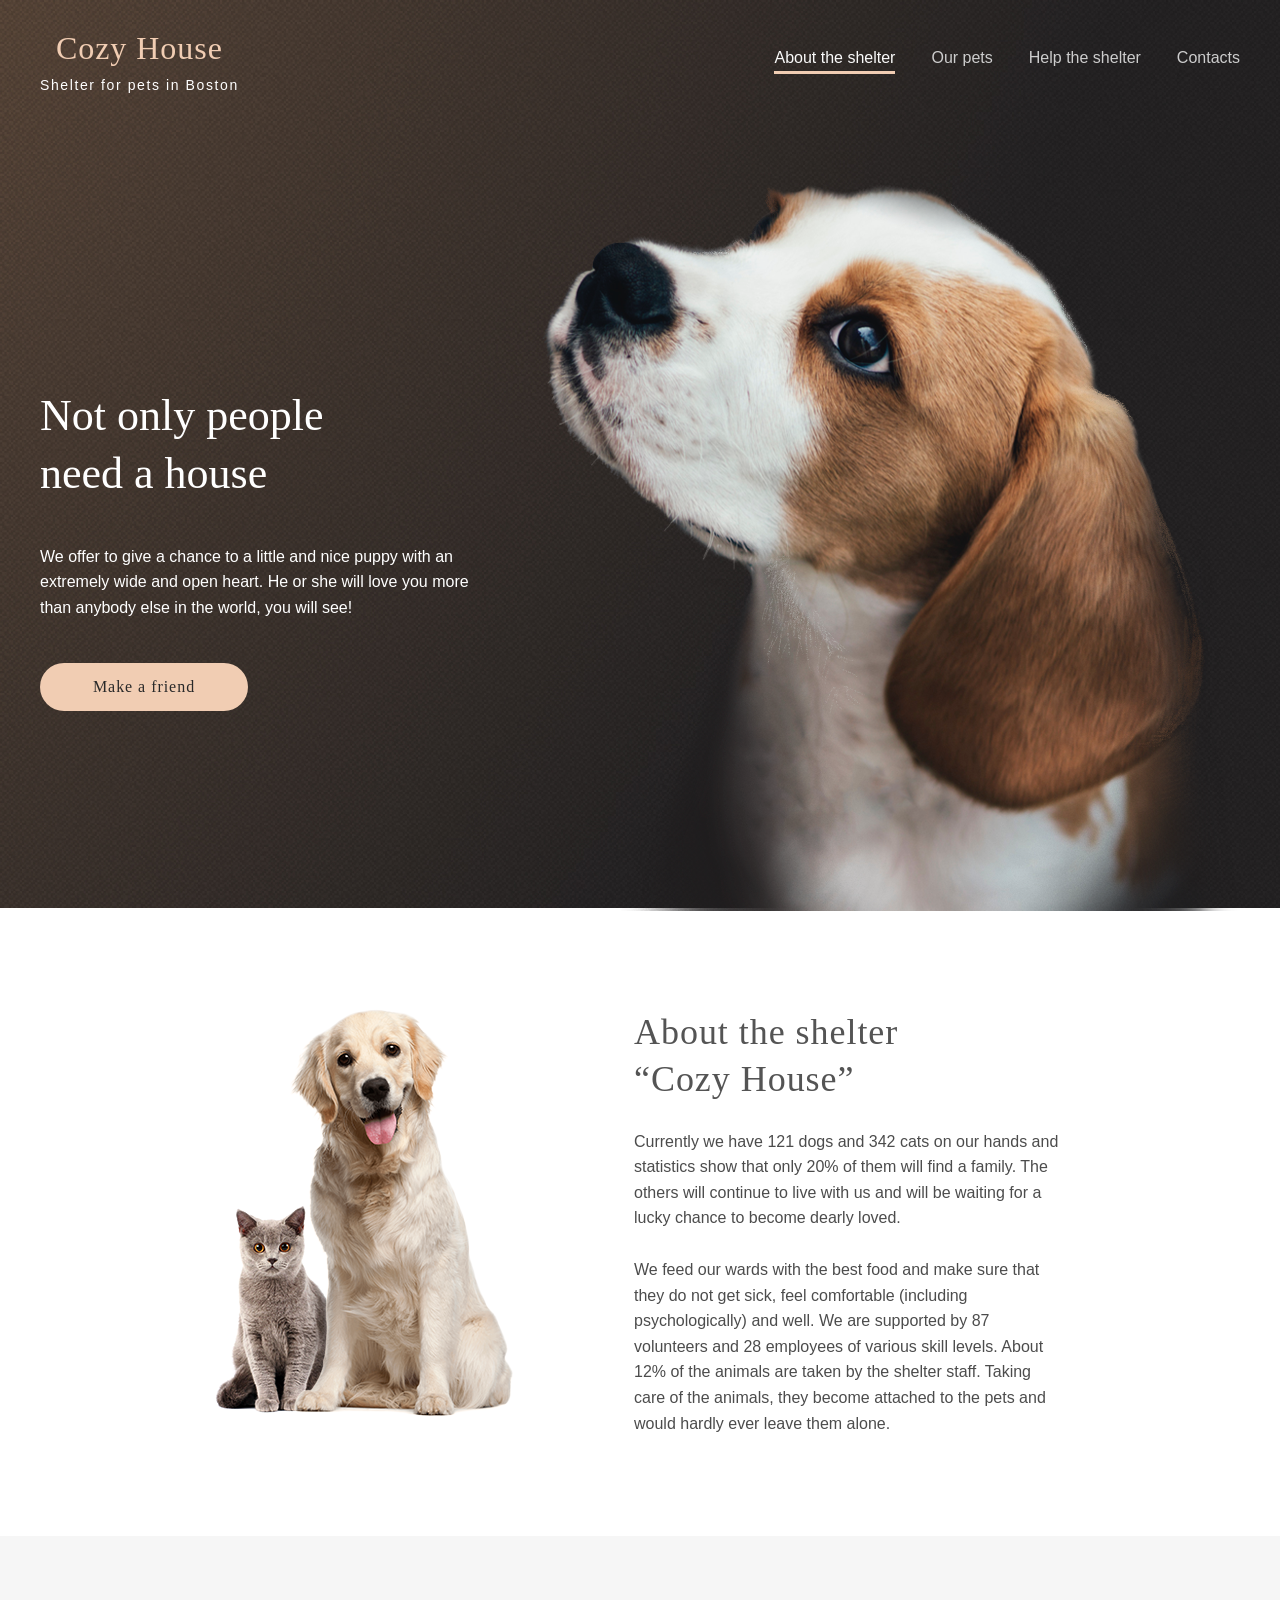
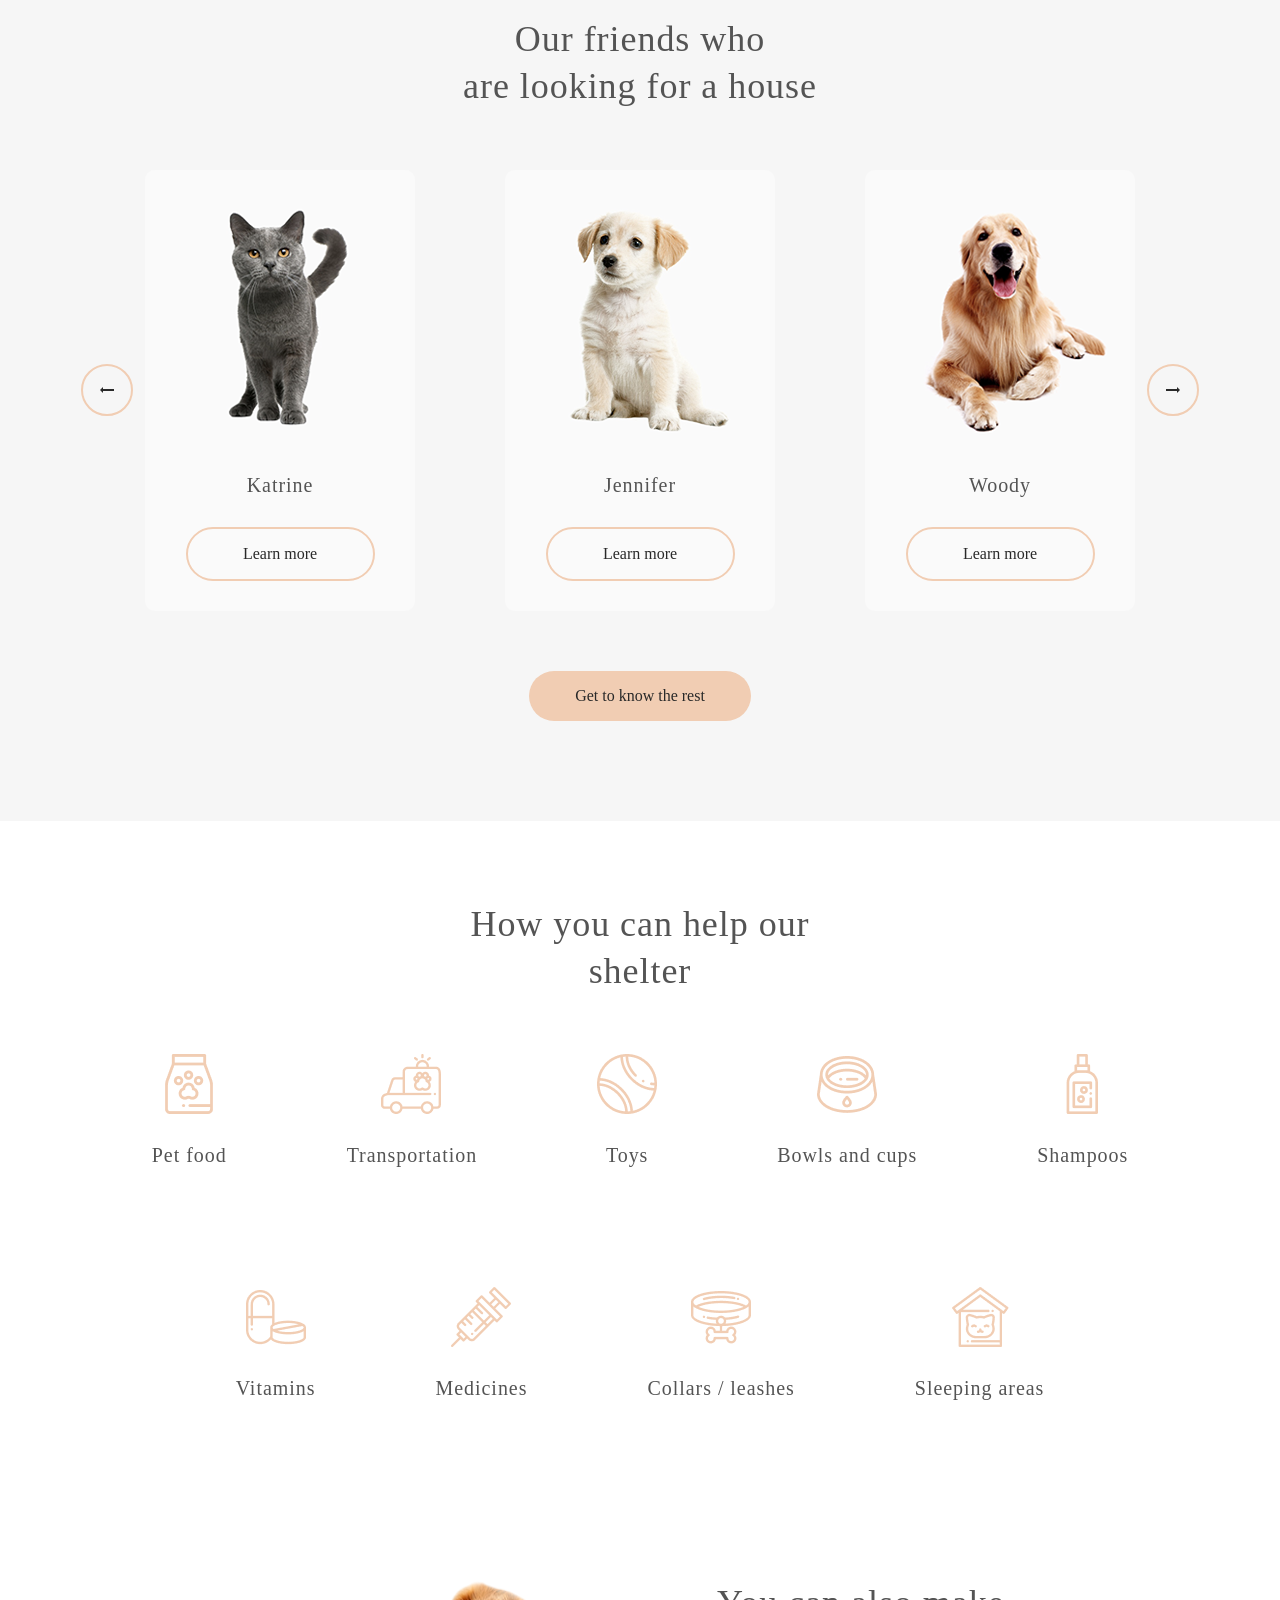
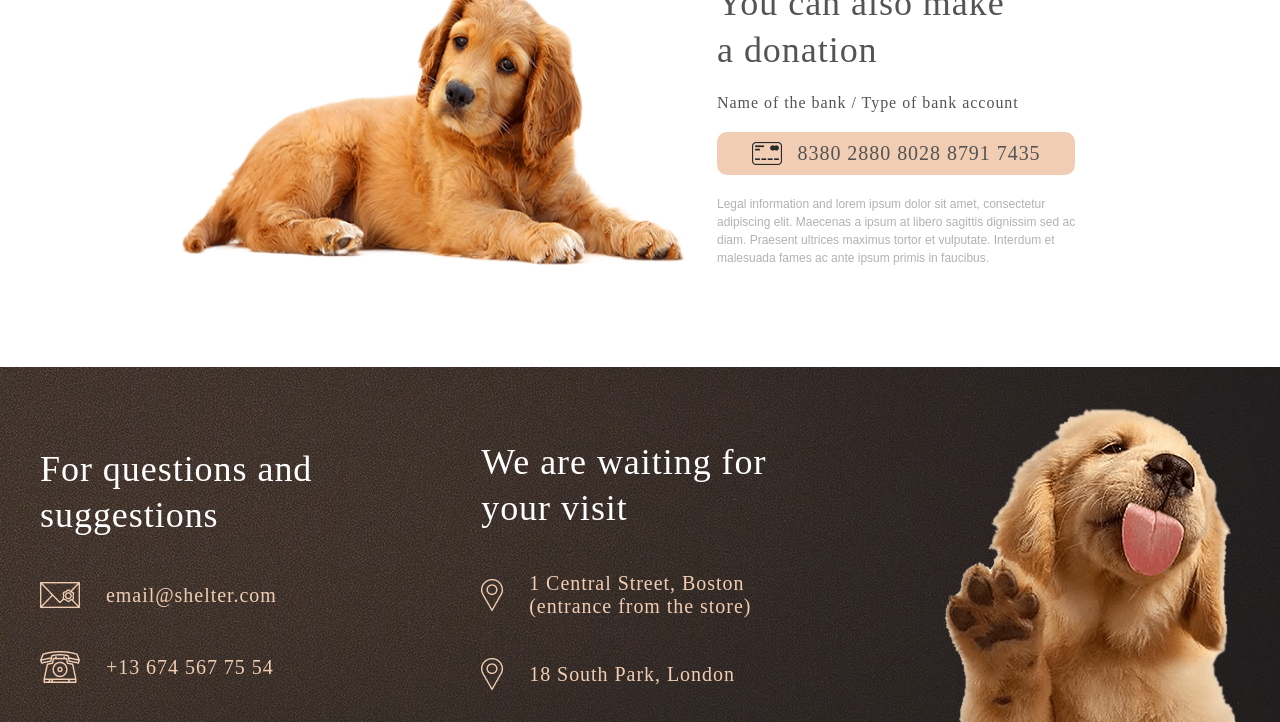
<file: shelter/index.html>
<!DOCTYPE html>
<html lang="en">
<head>
    <meta charset="UTF-8">
    <meta http-equiv="X-UA-Compatible" content="IE=edge">
    <meta name="viewport" content="width=device-width, initial-scale=1.0">
    <title>Shelter</title>
    <link rel="stylesheet" href="style.css">
    <link rel="shortcut icon" href="./images/icons/cozy-house-icon.png" type="image/x-icon">
</head>
<body>
    <div class="wrapper">
        <main class="main">
            <div class="header-not-only-section__background">
                <header class="header">
                    <div class="main-heading-wrapper">
                        <h1 class="main-heading">Cozy House</h1>
                        <p class="slogan">Shelter for pets in Boston</p>
                    </div>
                    <nav class="navbar">
                        <ul class="navbar__menu">
                            <li class="navbar__menu__item"><a href="#" class="navbar__menu__item__link">About the shelter</a></li>
                            <li class="navbar__menu__item"><a href="./pets.html" class="navbar__menu__item__link">Our pets</a></li>
                            <li class="navbar__menu__item"><a href="#help" class="navbar__menu__item__link">Help the shelter</a></li>
                            <li class="navbar__menu__item"><a href="#footer" class="navbar__menu__item__link">Contacts</a></li>
                        </ul>
                    </nav>
                </header>
                <section class="not-only-section">
                    <div class="not-only-section__content">
                        <h2 class="not-only-section__content__heading">Not only people need a house</h2>
                        <p class="not-only-section__content__text">We offer to give a chance to a little and nice puppy with an extremely wide and open heart. He or she will love you more than anybody else in the world, you will see!</p>
                        <a href="#" class="not-only-section__content__button">Make a friend</a>
                    </div>
                    <div class="puppy-image">
                        <img src="./images/start-screen-puppy.png" alt="Puppy">
                    </div>
                </section> 
            </div>
                <section class="about-section">
                    <div>
                        <img src="./images/about-pets.png" alt="Pets">
                    </div>
                    <div class="about-section__content">
                        <h3 class="about-section__content__heading">About the shelter “Cozy House”</h3>
                        <p class="about-section__content__text">Currently we have 121 dogs and 342 cats on our hands and statistics show that only 20% of them will find a family. The others will continue to live with us and will be waiting for a lucky chance to become dearly loved.</p>
                        <p class="about-section__content__text">We feed our wards with the best food and make sure that they do not get sick, feel comfortable (including psychologically) and well. We are supported by 87 volunteers and 28 employees of various skill levels. About 12% of the animals are taken by the shelter staff. Taking care of the animals, they become attached to the pets and would hardly ever leave them alone.</p>
                    </div>
                </section> 
                <section class="our-friends-section" id="our-pets">
                    <h3 class="our-friends-section__heading">Our friends who <br> are looking for a house</h3>
                    <div class="slider-wrapper">
                        <div class="previous">
                            <img src="./images/icons/arrow-prev.png" alt="Previous">
                        </div>
                        <div class="slider">
                            <div class="pet-card">
                                <img src="./images/katrine.png" alt="Katrine">
                                <div class="pet-card__info">
                                    <p class="pet-card__info__name">Katrine</p>
                                    <a href="#" class="pet-card__info__button">Learn more</a>
                                </div>
                            </div>
                            <div class="pet-card">
                                <img src="./images/jennifer.png" alt="Jennifer">
                                <div class="pet-card__info">
                                    <p class="pet-card__info__name">Jennifer</p>
                                    <a href="#" class="pet-card__info__button">Learn more</a>
                                </div>
                            </div>
                            <div class="pet-card">
                                <img src="./images/woody.png" alt="Woody">
                                <div class="pet-card__info">
                                    <p class="pet-card__info__name">Woody</p>
                                    <a href="#" class="pet-card__info__button">Learn more</a>
                                </div>
                            </div>
                        </div>
                        <div class="next">
                            <img src="./images/icons/arrow-next.png" alt="Next">
                        </div>
                    </div>
                    <a href="#" class="get-to-know-button">Get to know the rest</a>
                </section> 
            <section class="help-section" id="help">
                <h3 class="help-section__heading">How you can help our shelter</h3>
                <div class="help-list">
                    <div class="help-list__item">
                        <img src="./images/icons/icon-pet-food.png" alt="Pet food" class="help-list__item__icon">
                        <p class="help-list__item__name">Pet food</p>
                    </div>
                    <div class="help-list__item">
                        <img src="./images/icons/icon-transportation.png" alt="Transportation" class="help-list__item__icon">
                        <p class="help-list__item__name">Transportation</p>
                    </div>
                    <div class="help-list__item">
                        <img src="./images/icons/icon-toys.png" alt="Toys" class="help-list__item__icon">
                        <p class="help-list__item__name">Toys</p>
                    </div>
                    <div class="help-list__item">
                        <img src="./images/icons/icon-bowls-and-cups.png" alt="Bowls and cups" class="help-list__item__icon">
                        <p class="help-list__item__name">Bowls and cups</p>
                    </div>
                    <div class="help-list__item">
                        <img src="./images/icons/icon-shampoos.png" alt="Shampoos" class="help-list__item__icon">
                        <p class="help-list__item__name">Shampoos</p>
                    </div>
                    <div class="help-list__item">
                        <img src="./images/icons/icon-vitamins.png" alt="Vitamins" class="help-list__item__icon">
                        <p class="help-list__item__name">Vitamins</p>
                    </div>
                    <div class="help-list__item">
                        <img src="./images/icons/icon-medicines.png" alt="Medicines" class="help-list__item__icon">
                        <p class="help-list__item__name">Medicines</p>
                    </div>
                    <div class="help-list__item">
                        <img src="./images/icons/icon-collars-leashes.png" alt="Collars / leashes" class="help-list__item__icon">
                        <p class="help-list__item__name">Collars / leashes</p>
                    </div>
                    <div class="help-list__item">
                        <img src="./images/icons/icon-sleeping-area.png" alt="Sleeping area" class="help-list__item__icon">
                        <p class="help-list__item__name">Sleeping areas</p>
                    </div>
                </div>
            </section>
            <section class="in-addition-section">
                <img src="./images/donation-dog.png" alt="Donation dog">
                <div class="in-addition-section__content">
                    <h3 class="in-addition-section__content__heading">You can also make a donation</h3>
                    <h4 class="in-addition-section__content__card-heading">Name of the bank / Type of bank account</h4>
                    <a href="#" class="in-addition-section__content__card">
                        <img src="./images/icons/credit-card.png" alt="Credit card">
                        <p>8380 2880 8028 8791 7435</p>
                    </a>
                    <p class="in-addition-section__content__text">Legal information and lorem ipsum dolor sit amet, consectetur adipiscing elit. Maecenas a ipsum at libero sagittis dignissim sed ac diam. Praesent ultrices maximus tortor et vulputate. Interdum et malesuada fames ac ante ipsum primis in faucibus.</p>
                </div>
            </section>
        </main>
        <footer class="footer" id="footer">
            <div class="footer__info-box">
                <h3 class="footer__info-box__heading">For questions and suggestions</h3>
                <div class="footer__info-box__content">
                    <img src="./images/icons/icon-email.png" alt="Email">
                    <h4 class="footer__info-box__content__info">email@shelter.com</h4>
                </div>
                <div class="footer__info-box__content">
                    <img src="./images/icons/icon-phone.png" alt="Phone">
                    <h4 class="footer__info-box__content__info">+13 674 567 75 54</h4>
                </div>
            </div>
            <div class="footer__info-box">
                <h3 class="footer__info-box__heading">We are waiting for your visit</h3>
                <div class="footer__info-box__content">
                    <img src="./images/icons/icon-marker.png" alt="Marker">
                    <h4 class="footer__info-box__content__info">1 Central Street, Boston (entrance from the store)</h4>
                </div>
                <div class="footer__info-box__content">
                    <img src="./images/icons/icon-marker.png" alt="Marker">
                    <h4 class="footer__info-box__content__info">18 South Park, London </h4>
                </div>
            </div>
                <img src="./images/footer-puppy.png" alt="Footer puppy">
        </footer>
    </div>
</body>
</html>
</file>
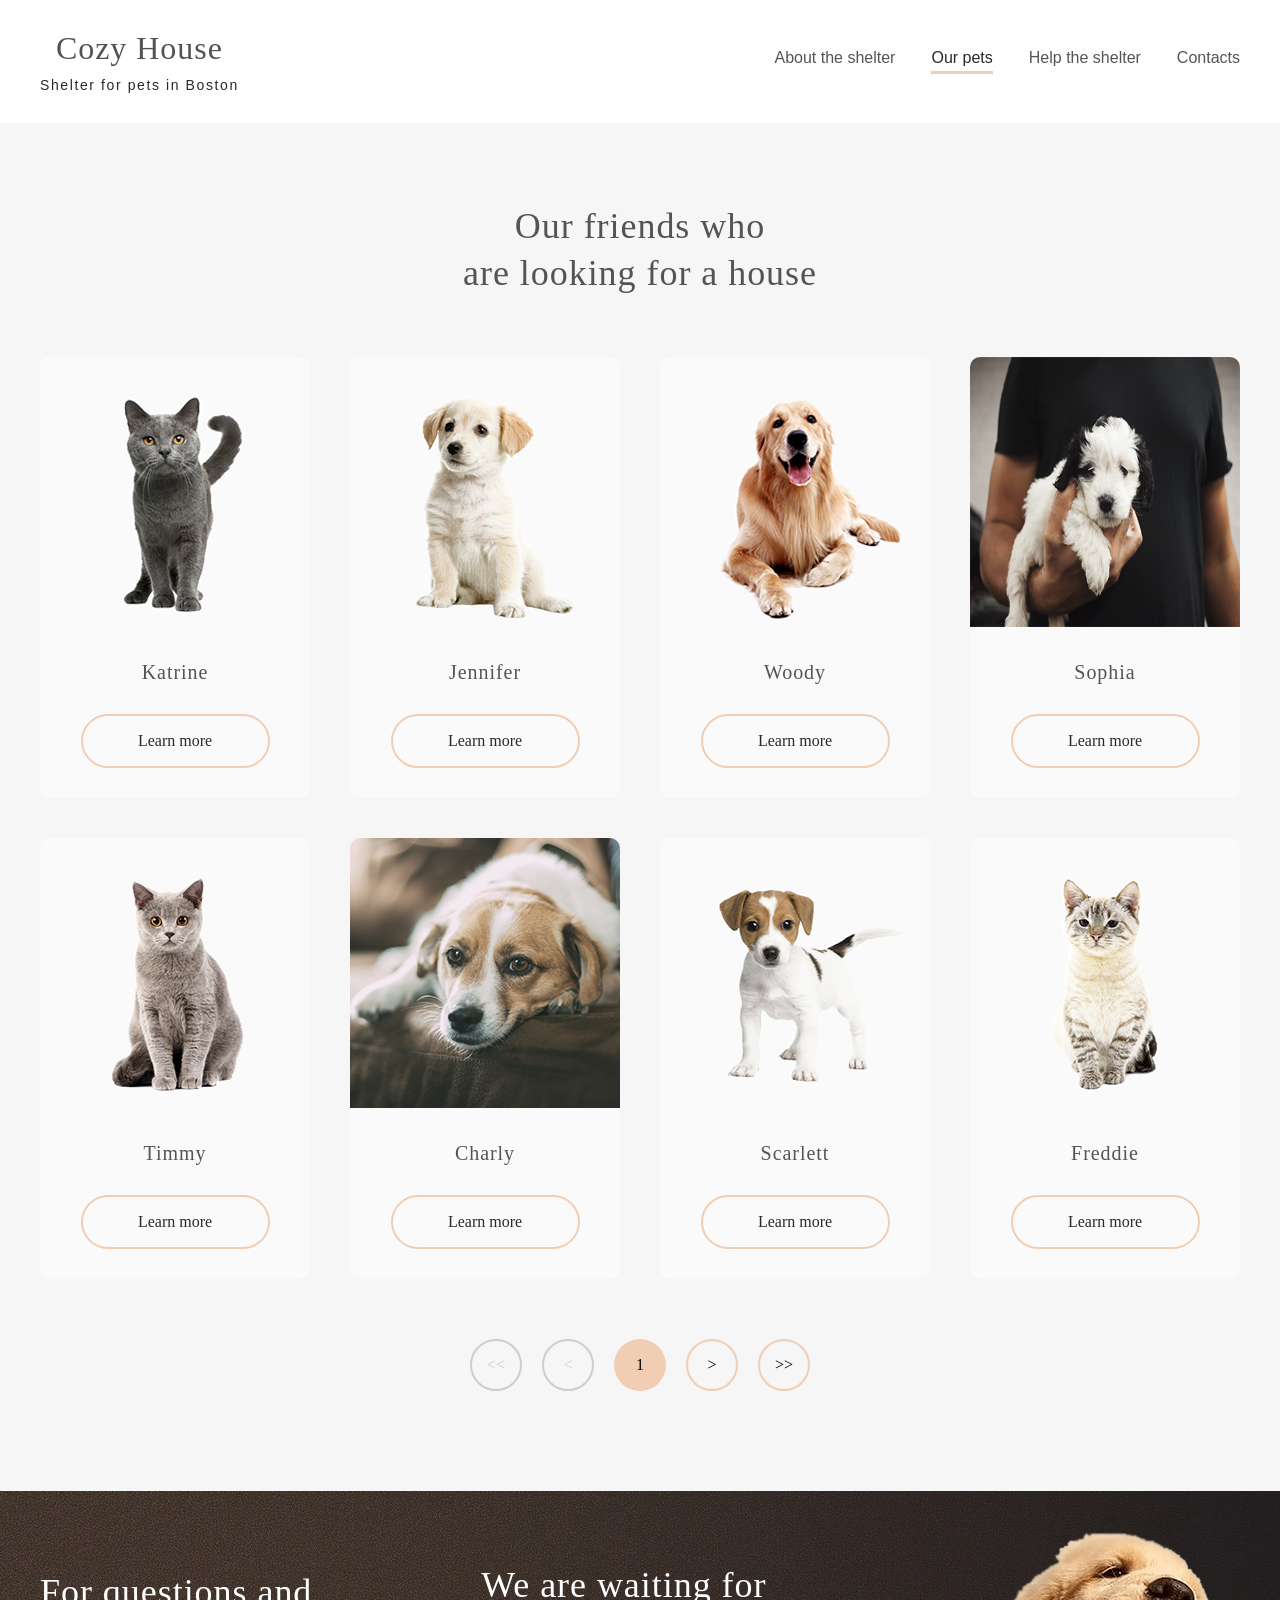
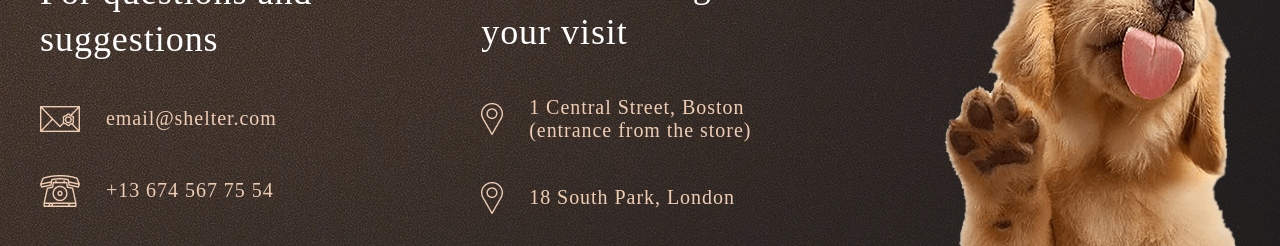
<file: shelter/pets.html>
<!DOCTYPE html>
<html lang="en">
<head>
    <meta charset="UTF-8">
    <meta http-equiv="X-UA-Compatible" content="IE=edge">
    <meta name="viewport" content="width=device-width, initial-scale=1.0">
    <title>Pets</title>
    <link rel="stylesheet" href="./style.css">
    <link rel="stylesheet" href="./pets.css">
    <link rel="shortcut icon" href="./images/icons/cozy-house-icon.png" type="image/x-icon">
</head>
<body>
    <header class="header">
        <div class="main-heading-wrapper">
            <h1 class="main-heading">Cozy House</h1>
            <p class="slogan">Shelter for pets in Boston</p>
        </div>
        <nav class="navbar">
            <ul class="navbar__menu">
                <li class="navbar__menu__item"><a href="./index.html" class="navbar__menu__item__link">About the shelter</a></li>
                <li class="navbar__menu__item"><a href="#" class="navbar__menu__item__link">Our pets</a></li>
                <li class="navbar__menu__item"><a href="./index.html#help" class="navbar__menu__item__link">Help the shelter</a></li>
                <li class="navbar__menu__item"><a href="#footer" class="navbar__menu__item__link">Contacts</a></li>
            </ul>
        </nav>
    </header>
    <section class="our-friends-section" id="our-pets">
        <h3 class="our-friends-section__heading">Our friends who <br> are looking for a house</h3>
        <div class="slider-wrapper">
            <div class="slider">
                <div class="pet-card">
                    <img src="./images/katrine.png" alt="Katrine">
                    <div class="pet-card__info">
                        <p class="pet-card__info__name">Katrine</p>
                        <a href="#" class="pet-card__info__button">Learn more</a>
                    </div>
                </div>
                <div class="pet-card">
                    <img src="./images/jennifer.png" alt="Jennifer">
                    <div class="pet-card__info">
                        <p class="pet-card__info__name">Jennifer</p>
                        <a href="#" class="pet-card__info__button">Learn more</a>
                    </div>
                </div>
                <div class="pet-card">
                    <img src="./images/woody.png" alt="Woody">
                    <div class="pet-card__info">
                        <p class="pet-card__info__name">Woody</p>
                        <a href="#" class="pet-card__info__button">Learn more</a>
                    </div>
                </div>
                <div class="pet-card">
                    <img src="./images/sophia.png" alt="Sophia" width="270" height="270">
                    <div class="pet-card__info">
                        <p class="pet-card__info__name">Sophia</p>
                        <a href="#" class="pet-card__info__button">Learn more</a>
                    </div>
                </div>
                <div class="pet-card">
                    <img src="./images/timmy.png" alt="Timmy">
                    <div class="pet-card__info">
                        <p class="pet-card__info__name">Timmy</p>
                        <a href="#" class="pet-card__info__button">Learn more</a>
                    </div>
                </div>
                <div class="pet-card">
                    <img src="./images/charly.png" alt="Charly" width="270" height="270">
                    <div class="pet-card__info">
                        <p class="pet-card__info__name">Charly</p>
                        <a href="#" class="pet-card__info__button">Learn more</a>
                    </div>
                </div>
                <div class="pet-card">
                    <img src="./images/scarlett.png" alt="Scarlett">
                    <div class="pet-card__info">
                        <p class="pet-card__info__name">Scarlett</p>
                        <a href="#" class="pet-card__info__button">Learn more</a>
                    </div>
                </div>
                <div class="pet-card">
                    <img src="./images/freddie.png" alt="Freddie">
                    <div class="pet-card__info">
                        <p class="pet-card__info__name">Freddie</p>
                        <a href="#" class="pet-card__info__button">Learn more</a>
                    </div>
                </div>
            </div>
            <div class="controls">
                <div class="button-paginator button-paginator-inactive"><<</div>
                <div class="button-paginator button-paginator-inactive"><</div>
                <div class="button-paginator button-paginator-active">1</div>
                <div class="button-paginator">></div>
                <div class="button-paginator">>></div>
            </div>
        </div>
    </section> 
    <footer class="footer" id="footer">
        <div class="footer__info-box">
            <h3 class="footer__info-box__heading">For questions and suggestions</h3>
            <div class="footer__info-box__content">
                <img src="./images/icons/icon-email.png" alt="Email">
                <h4 class="footer__info-box__content__info">email@shelter.com</h4>
            </div>
            <div class="footer__info-box__content">
                <img src="./images/icons/icon-phone.png" alt="Phone">
                <h4 class="footer__info-box__content__info">+13 674 567 75 54</h4>
            </div>
        </div>
        <div class="footer__info-box">
            <h3 class="footer__info-box__heading">We are waiting for your visit</h3>
            <div class="footer__info-box__content">
                <img src="./images/icons/icon-marker.png" alt="Marker">
                <h4 class="footer__info-box__content__info">1 Central Street, Boston (entrance from the store)</h4>
            </div>
            <div class="footer__info-box__content">
                <img src="./images/icons/icon-marker.png" alt="Marker">
                <h4 class="footer__info-box__content__info">18 South Park, London </h4>
            </div>
        </div>
            <img src="./images/footer-puppy.png" alt="Footer puppy">
    </footer>
</body>
</html>
</file>
<file: shelter/style.css>
* {
    padding: 0;
    margin: 0;
    box-sizing: border-box;
    font-family: Georgia, 'Times New Roman', Times, serif;
}

html {
    scroll-behavior: smooth;
}

.header-not-only-section__background {
    background-image: url("./images/backgrounds/start-screen-gradient-background.jpg");
    background-repeat: repeat-x;
}

.header {
    display: flex;
    justify-content: space-between;
    align-items: center;
    padding: 30px 40px 0 40px;
}

.main-heading-wrapper {
    display: flex;
    flex-direction: column;
    align-items: center;
    gap: 10px;
}

.main-heading {
    font-weight: 400;
    letter-spacing: 0.96px;
    color: #F1CDB3;
}

.slogan {
    font-family: Arial, Helvetica, sans-serif;
    font-size: 14px;
    letter-spacing: 1.6px;
    color: #FFFFFF;
}

.navbar__menu {
    display: flex;
    gap: 36px;
}

.navbar__menu__item {
    list-style: none;
}

.navbar__menu__item:nth-child(1)::after {
    content: "";
    display: block;
    width: 100%;
    height: 3px;
    background-color: #F1CDB3;
    margin-top: 4px;
}

.navbar__menu__item:nth-child(1) > .navbar__menu__item__link {
    color: #FAFAFA;
}

.navbar__menu__item__link {
    text-decoration: none;
    font-family: Arial, Helvetica, sans-serif;
    color: #CDCDCD;
}

.not-only-section {
    padding: 90px 40px 0 40px;
    display: flex;
    padding-top: 90px;
    align-items: center;
    gap: 42px;
}

.not-only-section__content {
    display: flex;
    flex-direction: column;
    gap: 42px;
}

.not-only-section__content__heading {
    font-size: 44px;
    font-weight: 400;
    color: #FFFFFF;
    width: 70%;
    line-height: 130%;
}

.not-only-section__content__text {
    font-family: Arial, Helvetica, sans-serif;
    color: #FFFFFF;
    line-height: 160%;
}

.not-only-section__content__button {
    text-decoration: none;
    color: #292929;
    background-color: #F1CDB3;
    border-radius: 100px;
    padding: 15px 45px 15px 45px;
    width: 208px;
    display: flex;
    justify-content: center;
    letter-spacing: 0.96px;
}

.not-only-section__content__button:hover {
    cursor: pointer;
}

.about-section {
    display: flex;
    gap: 120px;
    padding: 94px 214px 100px 214px;
}

.about-section__content {
    display: flex;
    flex-direction: column;
    gap: 26px;
}

.about-section__content__heading {
    font-size: 36px;
    font-weight: 400;
    line-height: 130%;
    letter-spacing: 0.96px;
    width: 80%;
    color: #545454;
}

.about-section__content__text {
    line-height: 160%;
    color: #4C4C4C;
    font-family: Arial, Helvetica, sans-serif;
}

.our-friends-section {
    display: flex;
    flex-direction: column;
    align-items: center;
    gap: 60px;
    background-color: #F6F6F6;
    padding: 80px 40px 100px 40px;
}

.our-friends-section__heading {
    width: 40%;
    font-size: 36px;
    font-weight: 400;
    line-height: 130%;
    letter-spacing: 0.96px;
    text-align: center;
    color: #545454;
}

.slider-wrapper {
    display: flex;
    align-items: center;
    gap: 12px;
}

.slider {
    display: flex;
    justify-content: center;
    gap: 90px;
}

.previous, .next {
    width: 52px;
    height: 52px;
    border: 2px solid #F1CDB3;
    border-radius: 50%;
    padding: 24px 20px;
    display: flex;
    justify-content: center;
    align-items: center;
}

.previous:hover, .next:hover {
    cursor: pointer;
}

.pet-card {
    background-color: #FAFAFA;
    border-radius: 10px;
    padding-bottom: 30px;
    overflow: hidden;
    transition: all 1s ease;
}

.pet-card:hover {
    cursor: pointer;
    background-color: #d4bfb0;
}

.pet-card__info {
    display: flex;
    flex-direction: column;
    align-items: center;
    gap: 30px;
    padding-top: 30px;
}

.pet-card__info__name {
    font-size: 20px;
    color: #545454;
    letter-spacing: 0.96px;
}

.pet-card__info__button {
    text-decoration: none;
    color: #292929;
    width: 70%;
    border: 2px solid #F1CDB3;
    border-radius: 100px;
    display: flex;
    justify-content: center;
    padding: 16px 46px;
}

.pet-card__info__button:hover {
    cursor: pointer;
}

.get-to-know-button {
    text-decoration: none;
    background-color: #F1CDB3;
    color: #292929;
    padding: 16px 46px;
    border-radius: 100px;
}

.get-to-know-button:hover {
    cursor: pointer;
}

.help-section {
     display: flex;
     flex-direction: column;
     align-items: center;
     padding: 80px 0 100px 0;
}

.help-list {
    width: 82%;
    display: flex;
    justify-content: center;
    flex-wrap: wrap;
    gap: 120px;
    margin-top: 60px;
}

.help-list__item {
    display: flex;
    flex-direction: column;
    align-items: center;
    gap: 30px;
}

.help-list__item__name {
    color: #545454;
    font-size: 20px;
    letter-spacing: 0.96px;
}

.help-section__heading {
    width: 28%;
    font-size: 36px;
    font-weight: 400;
    line-height: 130%;
    letter-spacing: 0.96px;
    text-align: center;
    color: #545454;
}

.in-addition-section {
    display: flex;
    gap: 30px;
    padding: 80px 182px 100px 182px;
}

.in-addition-section__content {
    display: flex;
    flex-direction: column;
    justify-content: center;
    gap: 20px;
}

.in-addition-section__content__heading {
    width: 76%;
    font-size: 36px;
    font-weight: 400;
    line-height: 130%;
    letter-spacing: 0.96px;
    color: #545454;
}

.in-addition-section__content__card {
    text-decoration: none;
    width: 94%;
    display: flex;
    align-items: center;
    justify-content: center;
    gap: 16px;
    background-color: #F1CDB3;
    color: #545454;
    padding: 10px 16px;
    border-radius: 10px;
    font-size: 20px;
    letter-spacing: 0.96px;
}

.in-addition-section__content__card-heading {
    font-weight: 400;
    color: #545454;
    letter-spacing: 0.96px;
}

.in-addition-section__content__text {
    color: #B2B2B2;
    line-height: 18px;
    font-size: 12px;
    font-family: Arial, Helvetica, sans-serif;
}

.footer {
    background-image: url("./images/backgrounds/footer-background.png");
    padding: 40px 40px 0 40px;
    display: flex;
    justify-content: center;
    align-items: center;
    gap: 160px;
}

.footer__info-box__content {
    display: flex;
    gap: 26px;
    align-items: center;
}

.footer__info-box {
    display: flex;
    flex-direction: column;
    gap: 40px;
}

.footer__info-box__heading {
    font-size: 36px;
    font-weight: 400;
    line-height: 130%;
    letter-spacing: 0.96px;
    color: #FFFFFF;
}

.footer__info-box__content__info {
    color: #F1CDB3;
    font-weight: 400;
    font-size: 20px;
    letter-spacing: 0.96px;
}
</file>
<file: shelter/pets.css>
.header {
    padding: 30px 40px 30px 40px;
}

.main-heading {
    color: #545454;
}

.slogan {
    color: #292929;
}

.navbar__menu__item:nth-child(1)::after {
    all: unset;
}

.navbar__menu__item:nth-child(1) > .navbar__menu__item__link {
    color: #545454;
}

.navbar__menu__item:nth-child(2)::after {
    content: "";
    display: block;
    width: 100%;
    height: 3px;
    background-color: #F1CDB3;
    margin-top: 4px;
}

.navbar__menu__item:nth-child(2) > .navbar__menu__item__link {
    color: #292929;
}

.navbar__menu__item__link {
    color: #545454;
}

.slider-wrapper {
    all: unset;
}



.slider {
    display: flex;
    justify-content: center;
    flex-wrap: wrap;
    gap: 40px;
}

.controls {
    display: flex;
    justify-content: center;
    gap: 20px;
    margin-top: 60px;
}

.button-paginator {
    width: 52px;
    height: 52px;
    border: 2px solid #CDCDCD;
    border-radius: 50%;
    display: flex;
    justify-content: center;
    align-items: center;
}

.button-paginator:hover {
    cursor: pointer;
}

.button-paginator-active {
    background-color: #F1CDB3;
    border: none;
}

.button-paginator-inactive {
    color: #CDCDCD;
}

.button-paginator:nth-of-type(4), .button-paginator:nth-of-type(5) {
    border: 2px solid #F1CDB3;
}
</file>
